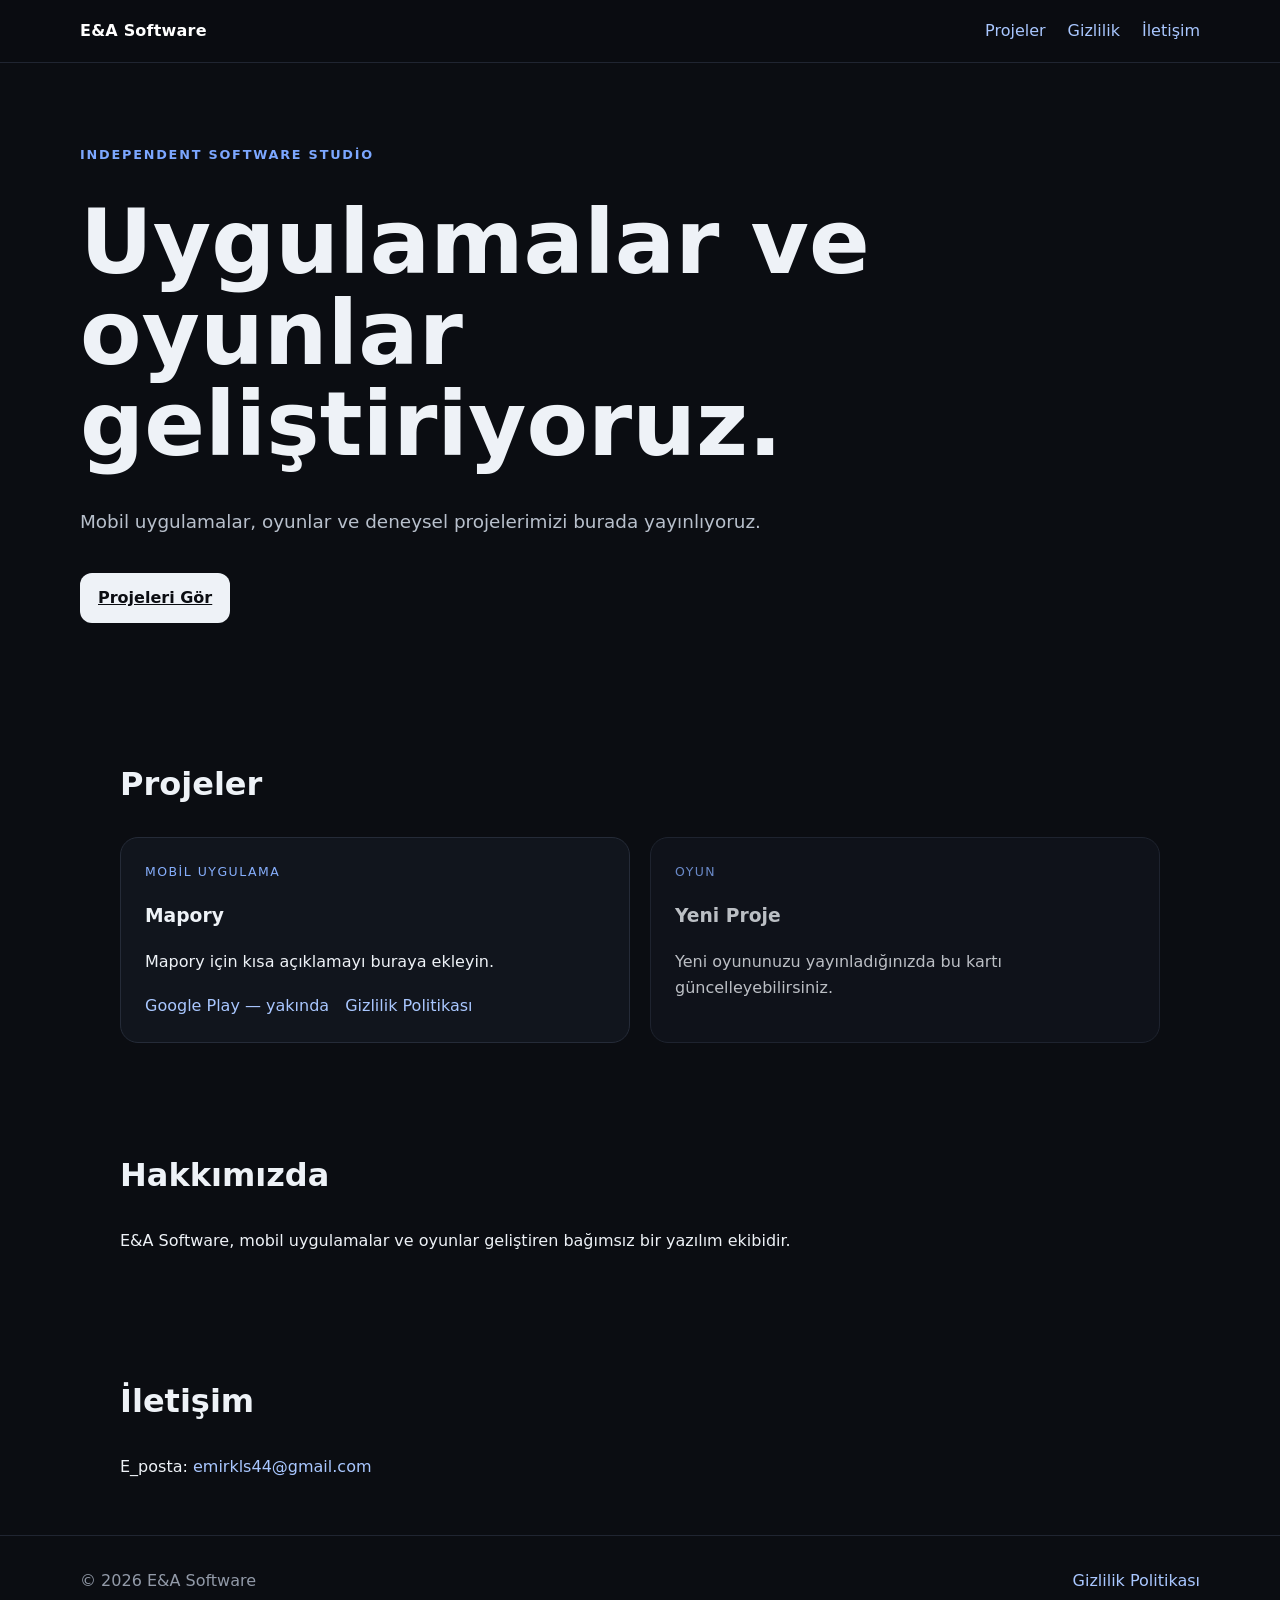
<file: index.html>
<!doctype html>
<html lang="tr">
<head>
  <meta charset="utf-8">
  <meta name="viewport" content="width=device-width, initial-scale=1">
  <title>E&A Software</title>
  <meta name="description" content="E&A Software - uygulamalar ve oyunlar.">
  <link rel="stylesheet" href="styles.css">
</head>
<body>
  <header class="nav">
    <div class="brand">E&A Software</div>
    <nav>
      <a href="#products">Projeler</a>
      <a href="privacy.html">Gizlilik</a>
      <a href="#contact">İletişim</a>
    </nav>
  </header>

  <main>
    <section class="hero">
      <p class="eyebrow">Independent software studio</p>
      <h1>Uygulamalar ve oyunlar geliştiriyoruz.</h1>
      <p class="lead">Mobil uygulamalar, oyunlar ve deneysel projelerimizi burada yayınlıyoruz.</p>
      <a class="btn" href="#products">Projeleri Gör</a>
    </section>

    <section id="products" class="section">
      <h2>Projeler</h2>
      <div class="grid">
        <article class="card">
          <div class="tag">Mobil Uygulama</div>
          <h3>Mapory</h3>
          <p>Mapory için kısa açıklamayı buraya ekleyin.</p>
          <div class="links">
            <a href="#" aria-disabled="true">Google Play — yakında</a>
            <a href="privacy.html">Gizlilik Politikası</a>
          </div>
        </article>

        <article class="card muted">
          <div class="tag">Oyun</div>
          <h3>Yeni Proje</h3>
          <p>Yeni oyununuzu yayınladığınızda bu kartı güncelleyebilirsiniz.</p>
        </article>
      </div>
    </section>

    <section id="about" class="section">
      <h2>Hakkımızda</h2>
      <p>E&A Software, mobil uygulamalar ve oyunlar geliştiren bağımsız bir yazılım ekibidir.</p>
    </section>

    <section id="contact" class="section">
      <h2>İletişim</h2>
      <p>E_posta: <a href="mailto:emirkls44@gmail.com">emirkls44@gmail.com</a></p>
    </section>
  </main>

  <footer>
    <span>© 2026 E&A Software</span>
    <a href="privacy.html">Gizlilik Politikası</a>
  </footer>
</body>
</html>
</file>
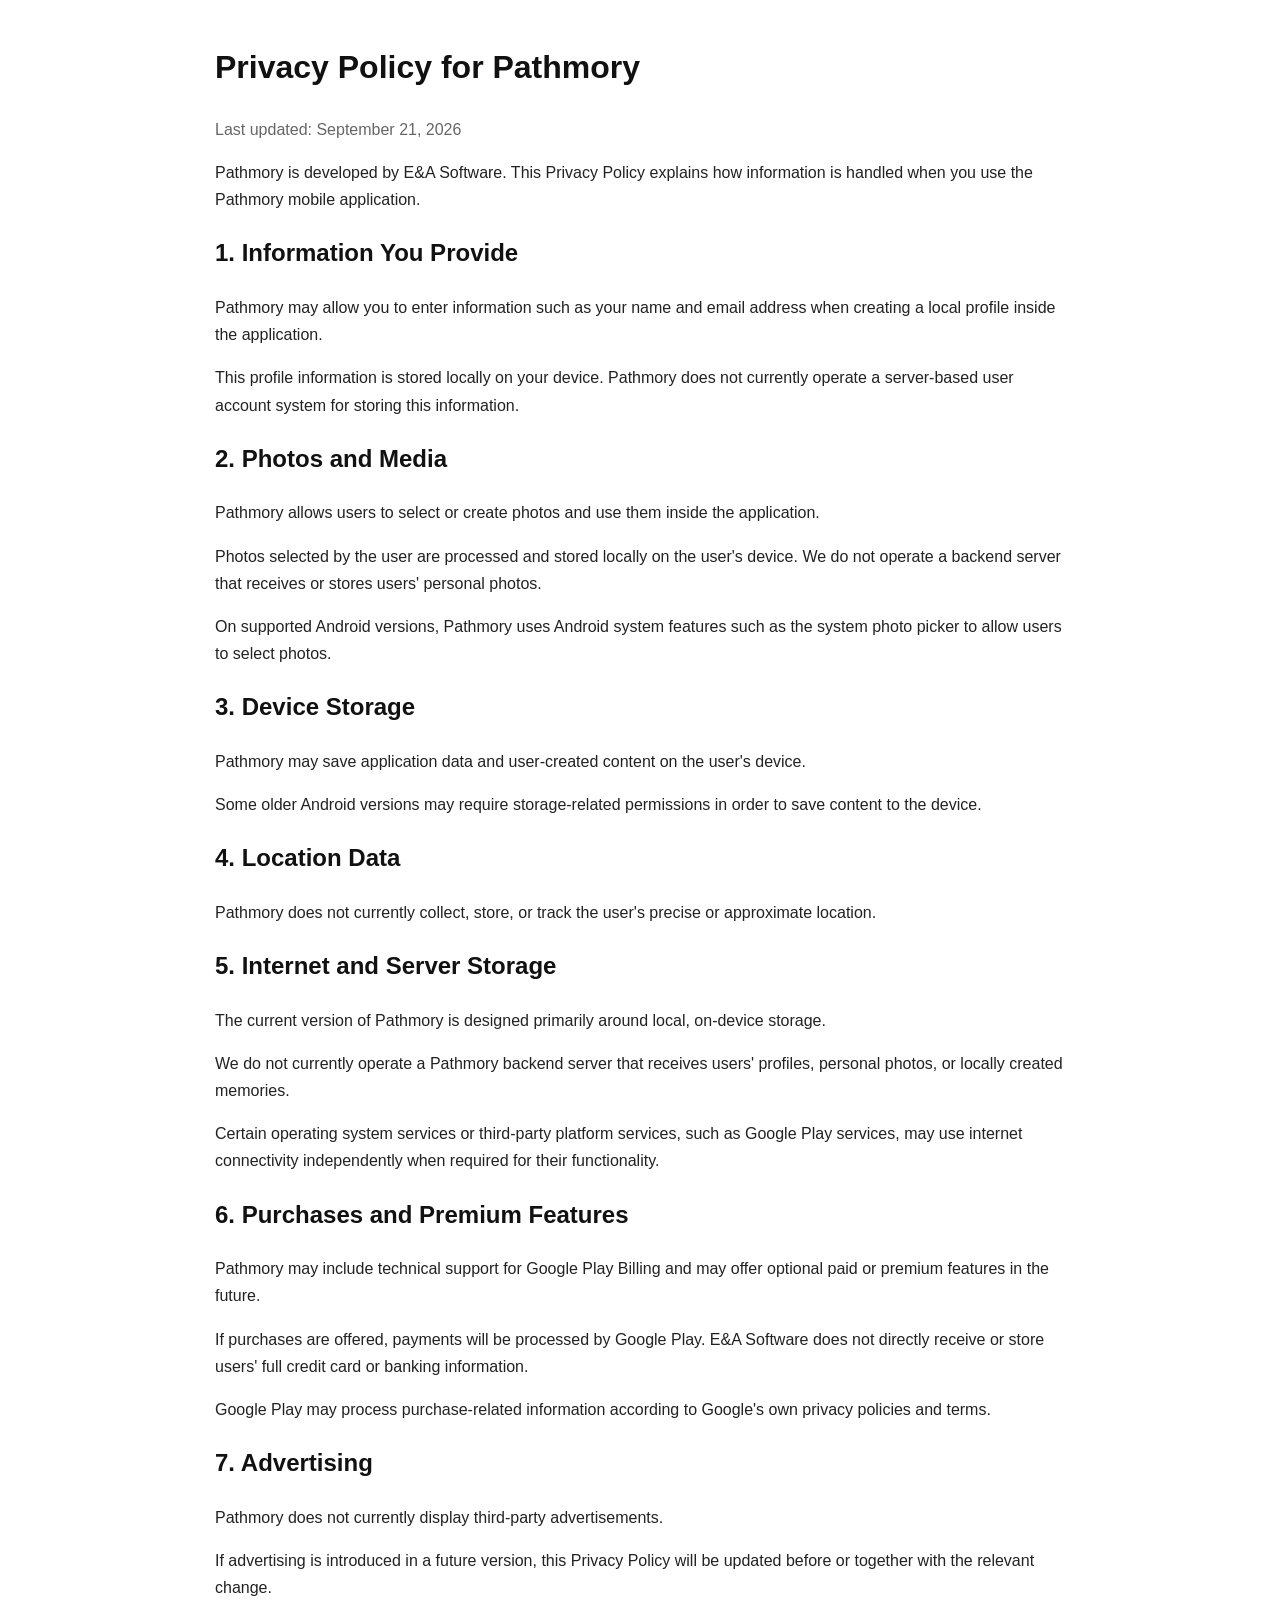
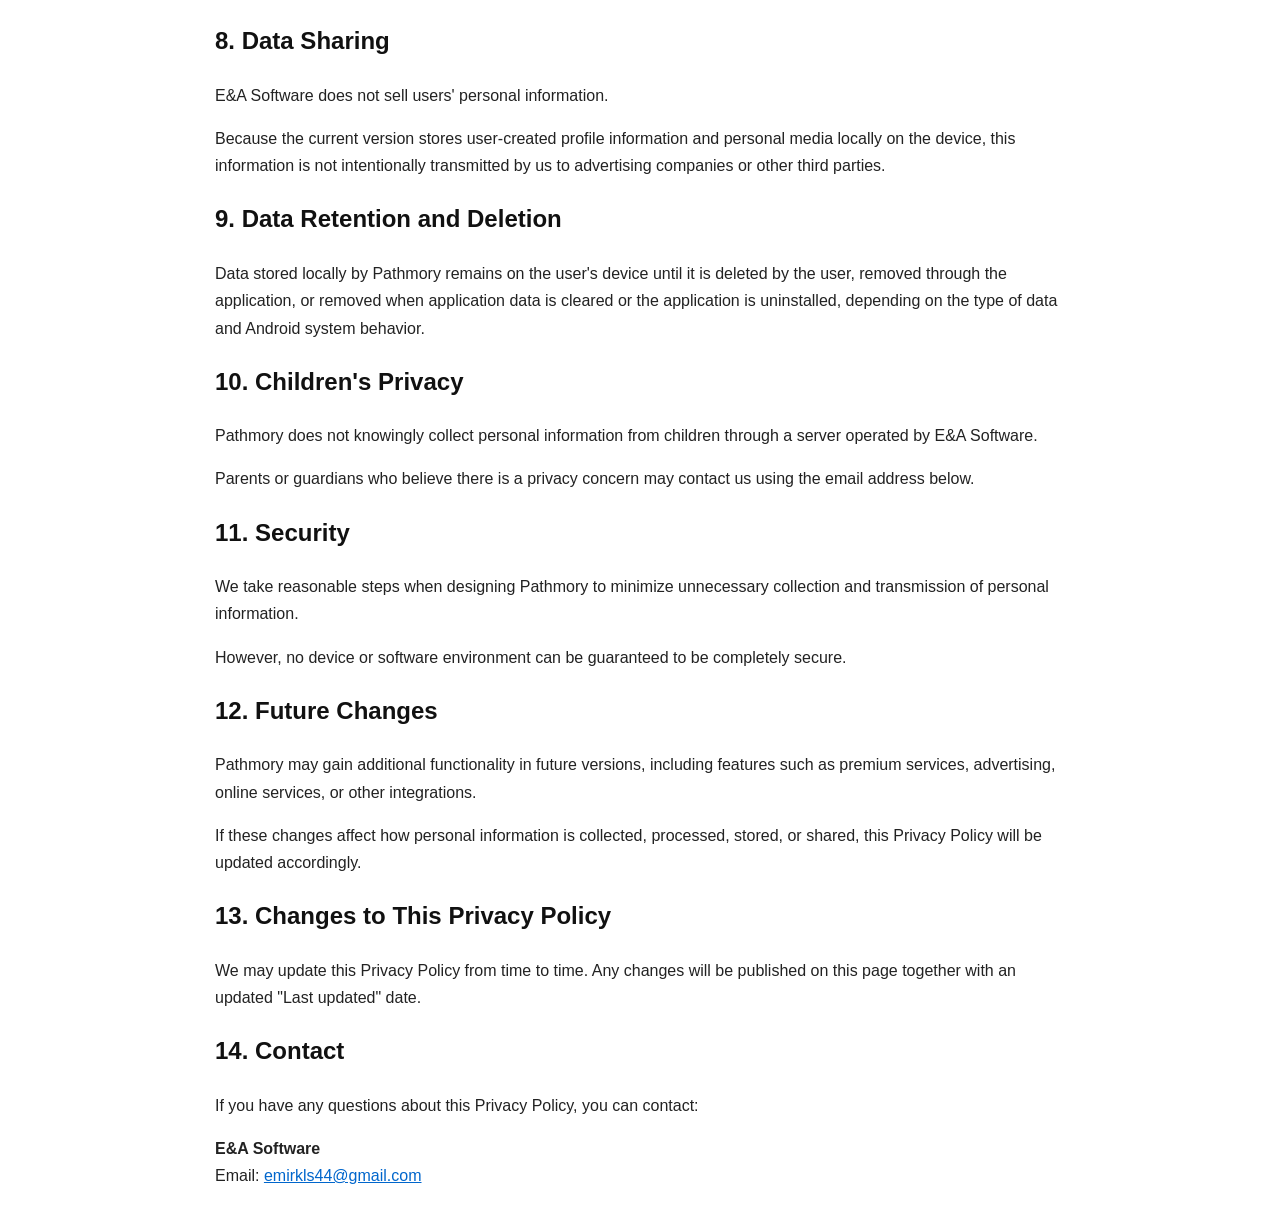
<file: privacy.html>
<!DOCTYPE html>
<html lang="en">
<head>
  <meta charset="UTF-8">
  <meta name="viewport" content="width=device-width, initial-scale=1.0">

  <title>Pathmory Privacy Policy</title>

  <style>
    body {
      font-family: Arial, sans-serif;
      max-width: 850px;
      margin: 40px auto;
      padding: 0 20px;
      line-height: 1.7;
      color: #222;
    }

    h1, h2 {
      color: #111;
    }

    .updated {
      color: #666;
    }

    a {
      color: #0066cc;
    }
  </style>
</head>

<body>

<h1>Privacy Policy for Pathmory</h1>

<p class="updated">
  Last updated: September 21, 2026
</p>

<p>
  Pathmory is developed by E&A Software.
  This Privacy Policy explains how information is handled when you use the Pathmory mobile application.
</p>


<h2>1. Information You Provide</h2>

<p>
  Pathmory may allow you to enter information such as your name and email address
  when creating a local profile inside the application.
</p>

<p>
  This profile information is stored locally on your device.
  Pathmory does not currently operate a server-based user account system
  for storing this information.
</p>


<h2>2. Photos and Media</h2>

<p>
  Pathmory allows users to select or create photos and use them inside the application.
</p>

<p>
  Photos selected by the user are processed and stored locally on the user's device.
  We do not operate a backend server that receives or stores users' personal photos.
</p>

<p>
  On supported Android versions, Pathmory uses Android system features such as
  the system photo picker to allow users to select photos.
</p>


<h2>3. Device Storage</h2>

<p>
  Pathmory may save application data and user-created content on the user's device.
</p>

<p>
  Some older Android versions may require storage-related permissions
  in order to save content to the device.
</p>


<h2>4. Location Data</h2>

<p>
  Pathmory does not currently collect, store, or track the user's precise
  or approximate location.
</p>


<h2>5. Internet and Server Storage</h2>

<p>
  The current version of Pathmory is designed primarily around local,
  on-device storage.
</p>

<p>
  We do not currently operate a Pathmory backend server that receives
  users' profiles, personal photos, or locally created memories.
</p>

<p>
  Certain operating system services or third-party platform services,
  such as Google Play services, may use internet connectivity independently
  when required for their functionality.
</p>


<h2>6. Purchases and Premium Features</h2>

<p>
  Pathmory may include technical support for Google Play Billing
  and may offer optional paid or premium features in the future.
</p>

<p>
  If purchases are offered, payments will be processed by Google Play.
  E&A Software does not directly receive or store users' full credit card
  or banking information.
</p>

<p>
  Google Play may process purchase-related information according to
  Google's own privacy policies and terms.
</p>


<h2>7. Advertising</h2>

<p>
  Pathmory does not currently display third-party advertisements.
</p>

<p>
  If advertising is introduced in a future version,
  this Privacy Policy will be updated before or together with the relevant change.
</p>


<h2>8. Data Sharing</h2>

<p>
  E&A Software does not sell users' personal information.
</p>

<p>
  Because the current version stores user-created profile information
  and personal media locally on the device, this information is not
  intentionally transmitted by us to advertising companies or other third parties.
</p>


<h2>9. Data Retention and Deletion</h2>

<p>
  Data stored locally by Pathmory remains on the user's device
  until it is deleted by the user, removed through the application,
  or removed when application data is cleared or the application is uninstalled,
  depending on the type of data and Android system behavior.
</p>


<h2>10. Children's Privacy</h2>

<p>
  Pathmory does not knowingly collect personal information from children
  through a server operated by E&A Software.
</p>

<p>
  Parents or guardians who believe there is a privacy concern may contact us
  using the email address below.
</p>


<h2>11. Security</h2>

<p>
  We take reasonable steps when designing Pathmory to minimize unnecessary
  collection and transmission of personal information.
</p>

<p>
  However, no device or software environment can be guaranteed to be
  completely secure.
</p>


<h2>12. Future Changes</h2>

<p>
  Pathmory may gain additional functionality in future versions,
  including features such as premium services, advertising,
  online services, or other integrations.
</p>

<p>
  If these changes affect how personal information is collected,
  processed, stored, or shared, this Privacy Policy will be updated accordingly.
</p>


<h2>13. Changes to This Privacy Policy</h2>

<p>
  We may update this Privacy Policy from time to time.
  Any changes will be published on this page together with an updated
  "Last updated" date.
</p>


<h2>14. Contact</h2>

<p>
  If you have any questions about this Privacy Policy, you can contact:
</p>

<p>
  <strong>E&A Software</strong><br>
  Email:
  <a href="mailto:emirkls44@gmail.com">
    emirkls44@gmail.com
  </a>
</p>

</body>
</html>
</file>
<file: styles.css>
*{box-sizing:border-box}html{scroll-behavior:smooth}body{margin:0;background:#0b0d12;color:#eef2f7;font-family:Inter,ui-sans-serif,system-ui,-apple-system,BlinkMacSystemFont,"Segoe UI",sans-serif;line-height:1.6}.nav{position:sticky;top:0;display:flex;justify-content:space-between;align-items:center;padding:18px min(7vw,80px);background:rgba(11,13,18,.88);backdrop-filter:blur(10px);border-bottom:1px solid #202531}.brand,.brand a{font-weight:800;color:#fff;text-decoration:none;letter-spacing:.2px}.nav nav{display:flex;gap:22px}.nav a,footer a,.links a,.section a,.policy a{color:#a9c7ff;text-decoration:none}.nav a:hover,footer a:hover,.links a:hover{color:#fff}.hero{min-height:70vh;display:flex;flex-direction:column;justify-content:center;padding:70px min(7vw,80px);max-width:1000px}.eyebrow{color:#7ca7ff;text-transform:uppercase;letter-spacing:.14em;font-size:.8rem;font-weight:700}.hero h1{font-size:clamp(2.8rem,7vw,6rem);line-height:1.02;margin:.2em 0}.lead{max-width:700px;font-size:1.15rem;color:#b8c0cc}.btn{display:inline-block;margin-top:18px;width:max-content;padding:12px 18px;border-radius:12px;background:#eef2f7;color:#0b0d12!important;font-weight:800}.section{padding:40px min(7vw,80px);max-width:1200px;margin:0 auto}.section h2,.policy h1{font-size:2rem}.grid{display:grid;grid-template-columns:repeat(auto-fit,minmax(260px,1fr));gap:20px}.card{border:1px solid #252b38;border-radius:18px;padding:24px;background:#11151d}.card.muted{opacity:.78}.tag{font-size:.78rem;text-transform:uppercase;letter-spacing:.12em;color:#86aefc}.links{display:flex;gap:16px;flex-wrap:wrap;margin-top:18px}.policy{max-width:900px;margin:0 auto;padding:60px min(7vw,80px)}.policy h2{margin-top:36px}.updated{color:#9aa4b2}.notice{padding:16px 18px;border:1px solid #5d4c1c;background:#241f0e;border-radius:12px;color:#f3dda0}footer{display:flex;justify-content:space-between;gap:20px;padding:32px min(7vw,80px);border-top:1px solid #202531;color:#929aa8}@media(max-width:650px){.nav{align-items:flex-start;gap:12px}.nav nav{gap:12px;font-size:.92rem}.hero{min-height:62vh}footer{flex-direction:column}}
</file>
